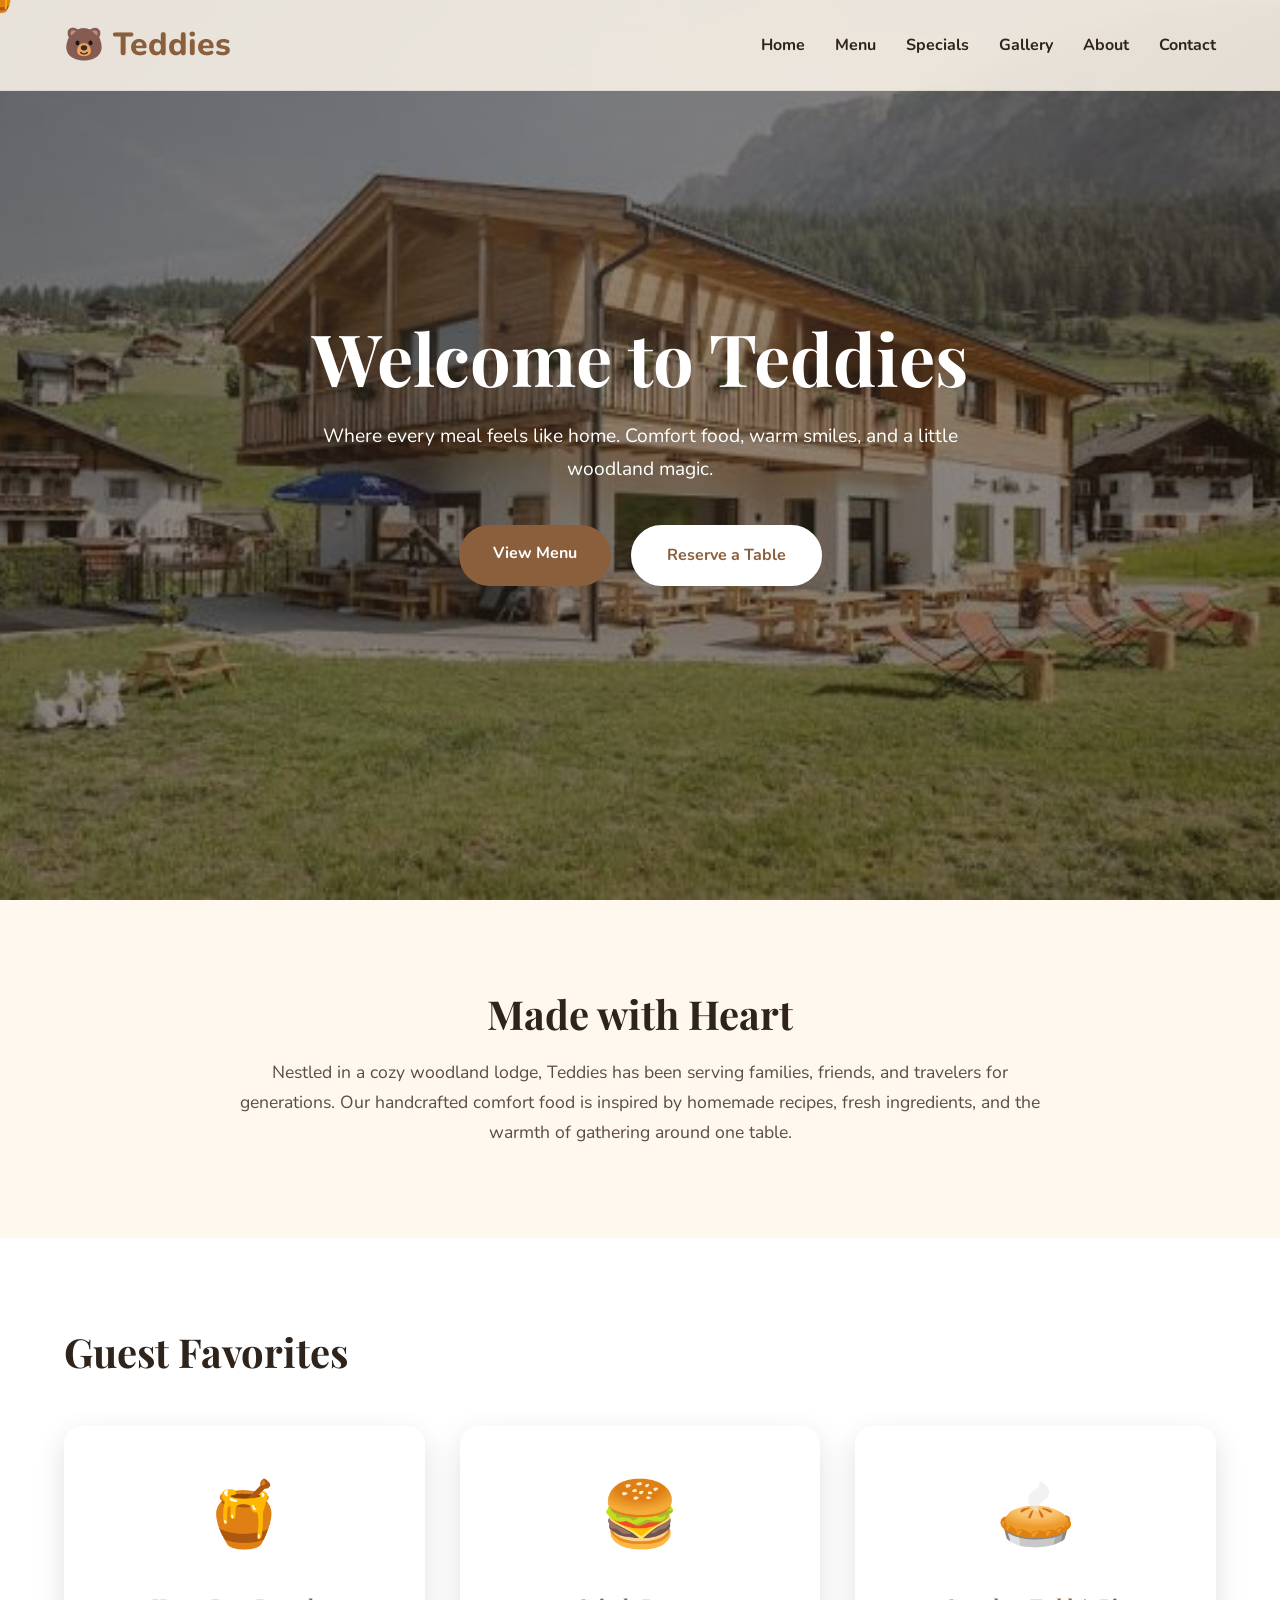
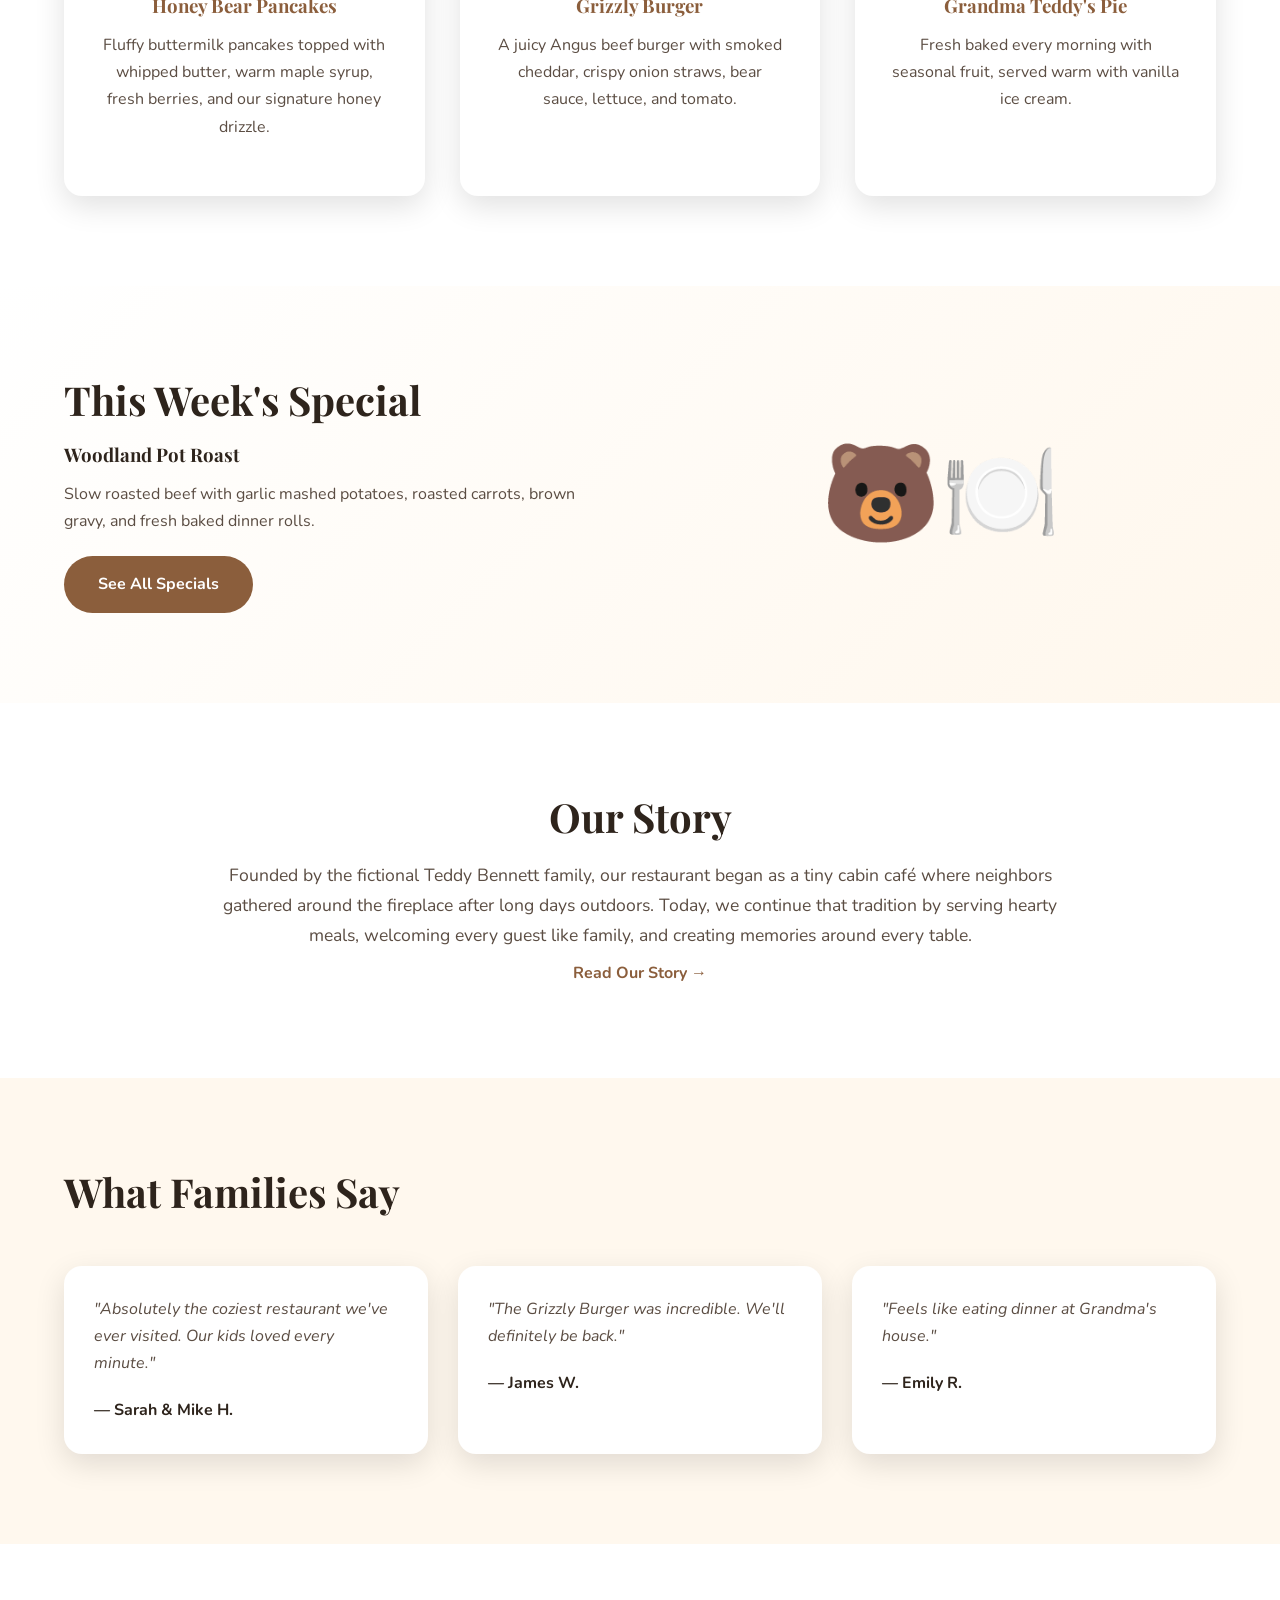
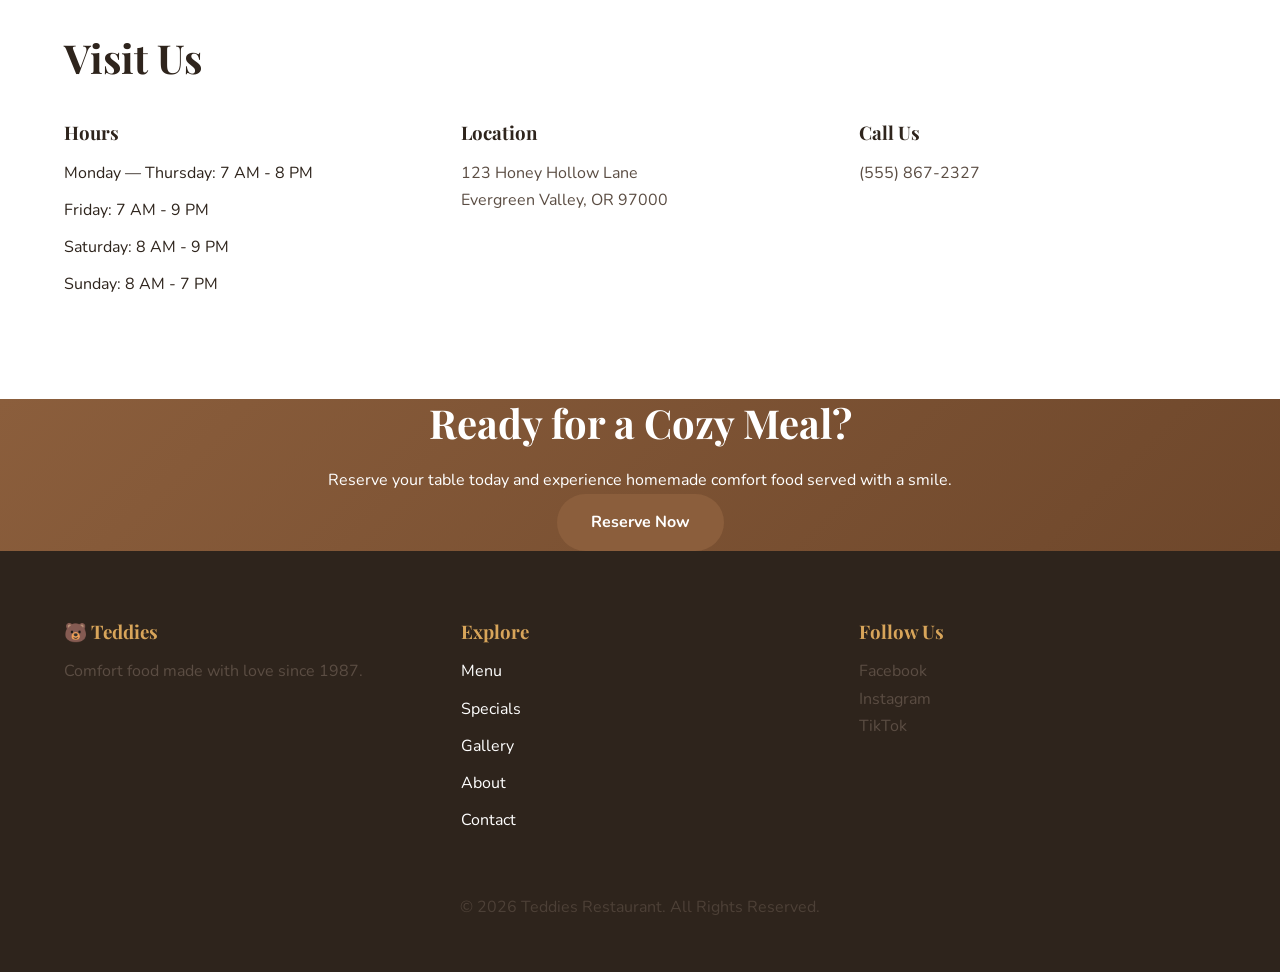
<file: index.html>
<!DOCTYPE html>
<html lang="en">
<head>
    <meta name="robots" content="index, follow">
    <meta name="author" content="Teddies Restaurant">
    <meta property="og:title" content="Teddies Restaurant">
    <meta property="og:description" content="Cozy woodland family restaurant serving homemade comfort food.">
    <meta property="og:type" content="website">
    <meta name="theme-color" content="#8B5E3C">
    
    <meta charset="UTF-8">
    <meta name="viewport" content="width=device-width, initial-scale=1.0">

    <title>Teddies | Cozy Family Restaurant</title>

    <meta name="description" content="Welcome to Teddies - A cozy bear-themed family restaurant serving homemade comfort food in a warm woodland lodge atmosphere.">

    <meta name="keywords" content="restaurant, family restaurant, comfort food, burgers, breakfast, bear restaurant">

    <link rel="stylesheet" href="css/style.css">

    <link rel="preconnect" href="https://fonts.googleapis.com">
    <link rel="preconnect" href="https://fonts.gstatic.com" crossorigin>

    <link href="https://fonts.googleapis.com/css2?family=Nunito:wght@300;400;600;700;800&family=Playfair+Display:wght@600;700&display=swap" rel="stylesheet">

</head>

<body>

<a class="skip-link" href="#main-content">Skip to Content</a>

<header>

<nav class="navbar">

<div class="container">

<a href="index.html" class="logo">
🐻 Teddies
</a>

<ul class="nav-links">

<li><a href="index.html">Home</a></li>
<li><a href="menu.html">Menu</a></li>
<li><a href="specials.html">Specials</a></li>
<li><a href="gallery.html">Gallery</a></li>
<li><a href="about.html">About</a></li>
<li><a href="contact.html">Contact</a></li>

</ul>

<button class="mobile-menu-btn" aria-label="Toggle Navigation">
☰
</button>

</div>

</nav>

<section class="hero">

<div class="hero-overlay"></div>

<div class="hero-content">

<h1>Welcome to Teddies</h1>

<p>
Where every meal feels like home.
Comfort food, warm smiles, and a little woodland magic.
</p>

<div class="hero-buttons">

<a href="menu.html" class="btn btn-primary">
View Menu
</a>

<a href="contact.html" class="btn btn-secondary">
Reserve a Table
</a>

</div>

</div>

</section>

</header>

<main id="main-content">

<section class="intro section">

<div class="container">

<h2>Made with Heart</h2>

<p>

Nestled in a cozy woodland lodge, Teddies has been serving families,
friends, and travelers for generations.
Our handcrafted comfort food is inspired by homemade recipes,
fresh ingredients, and the warmth of gathering around one table.

</p>

</div>

</section>

<section class="featured section">

<div class="container">

<h2>Guest Favorites</h2>

<div class="card-grid">

<article class="card">

<div class="card-image">
🍯
</div>

<h3>Honey Bear Pancakes</h3>

<p>

Fluffy buttermilk pancakes topped with whipped butter,
warm maple syrup, fresh berries,
and our signature honey drizzle.

</p>

</article>

<article class="card">

<div class="card-image">
🍔
</div>

<h3>Grizzly Burger</h3>

<p>

A juicy Angus beef burger with smoked cheddar,
crispy onion straws,
bear sauce,
lettuce,
and tomato.

</p>

</article>

<article class="card">

<div class="card-image">
🥧
</div>

<h3>Grandma Teddy's Pie</h3>

<p>

Fresh baked every morning with seasonal fruit,
served warm with vanilla ice cream.

</p>

</article>

</div>

</div>

</section>

<section class="special-preview section">

<div class="container">

<div class="split">

<div>

<h2>This Week's Special</h2>

<h3>Woodland Pot Roast</h3>

<p>

Slow roasted beef with garlic mashed potatoes,
roasted carrots,
brown gravy,
and fresh baked dinner rolls.

</p>

<a href="specials.html" class="btn btn-primary">

See All Specials

</a>

</div>

<div class="special-image">

🐻🍽️

</div>

</div>

</div>

</section>

<section class="story section">

<div class="container">

<h2>Our Story</h2>

<p>

Founded by the fictional Teddy Bennett family,
our restaurant began as a tiny cabin café
where neighbors gathered around the fireplace after long days outdoors.

Today,
we continue that tradition by serving hearty meals,
welcoming every guest like family,
and creating memories around every table.

</p>

<a href="about.html" class="text-link">

Read Our Story →

</a>

</div>

</section>

<section class="testimonials section">

<div class="container">

<h2>What Families Say</h2>

<div class="testimonial-grid">

<article class="testimonial">

<p>

"Absolutely the coziest restaurant we've ever visited.
Our kids loved every minute."

</p>

<strong>

— Sarah & Mike H.

</strong>

</article>

<article class="testimonial">

<p>

"The Grizzly Burger was incredible.
We'll definitely be back."

</p>

<strong>

— James W.

</strong>

</article>

<article class="testimonial">

<p>

"Feels like eating dinner at Grandma's house."

</p>

<strong>

— Emily R.

</strong>

</article>

</div>

</div>

</section>

<section class="hours section">

<div class="container">

<h2>Visit Us</h2>

<div class="hours-grid">

<div>

<h3>Hours</h3>

<ul>

<li>Monday — Thursday: 7 AM - 8 PM</li>

<li>Friday: 7 AM - 9 PM</li>

<li>Saturday: 8 AM - 9 PM</li>

<li>Sunday: 8 AM - 7 PM</li>

</ul>

</div>

<div>

<h3>Location</h3>

<p>

123 Honey Hollow Lane<br>

Evergreen Valley, OR 97000

</p>

</div>

<div>

<h3>Call Us</h3>

<p>

(555) 867-2327

</p>

</div>

</div>

</div>

</section>

<section class="cta">

<div class="container">

<h2>Ready for a Cozy Meal?</h2>

<p>

Reserve your table today and experience homemade comfort food
served with a smile.

</p>

<a href="contact.html" class="btn btn-primary">

Reserve Now

</a>

</div>

</section>

</main>

<footer>

<div class="container footer-grid">

<div>

<h3>🐻 Teddies</h3>

<p>

Comfort food made with love since 1987.

</p>

</div>

<div>

<h3>Explore</h3>

<ul>

<li><a href="menu.html">Menu</a></li>

<li><a href="specials.html">Specials</a></li>

<li><a href="gallery.html">Gallery</a></li>

<li><a href="about.html">About</a></li>

<li><a href="contact.html">Contact</a></li>

</ul>

</div>

<div>

<h3>Follow Us</h3>

<p>

Facebook<br>
Instagram<br>
TikTok

</p>

</div>

</div>

<div class="copyright">

<p>

© 2026 Teddies Restaurant. All Rights Reserved.

</p>

</div>

</footer>

<script src="js/script.js"></script>
    
<div class="custom-cursor">🍯</div>
</body>
</html>
</file>
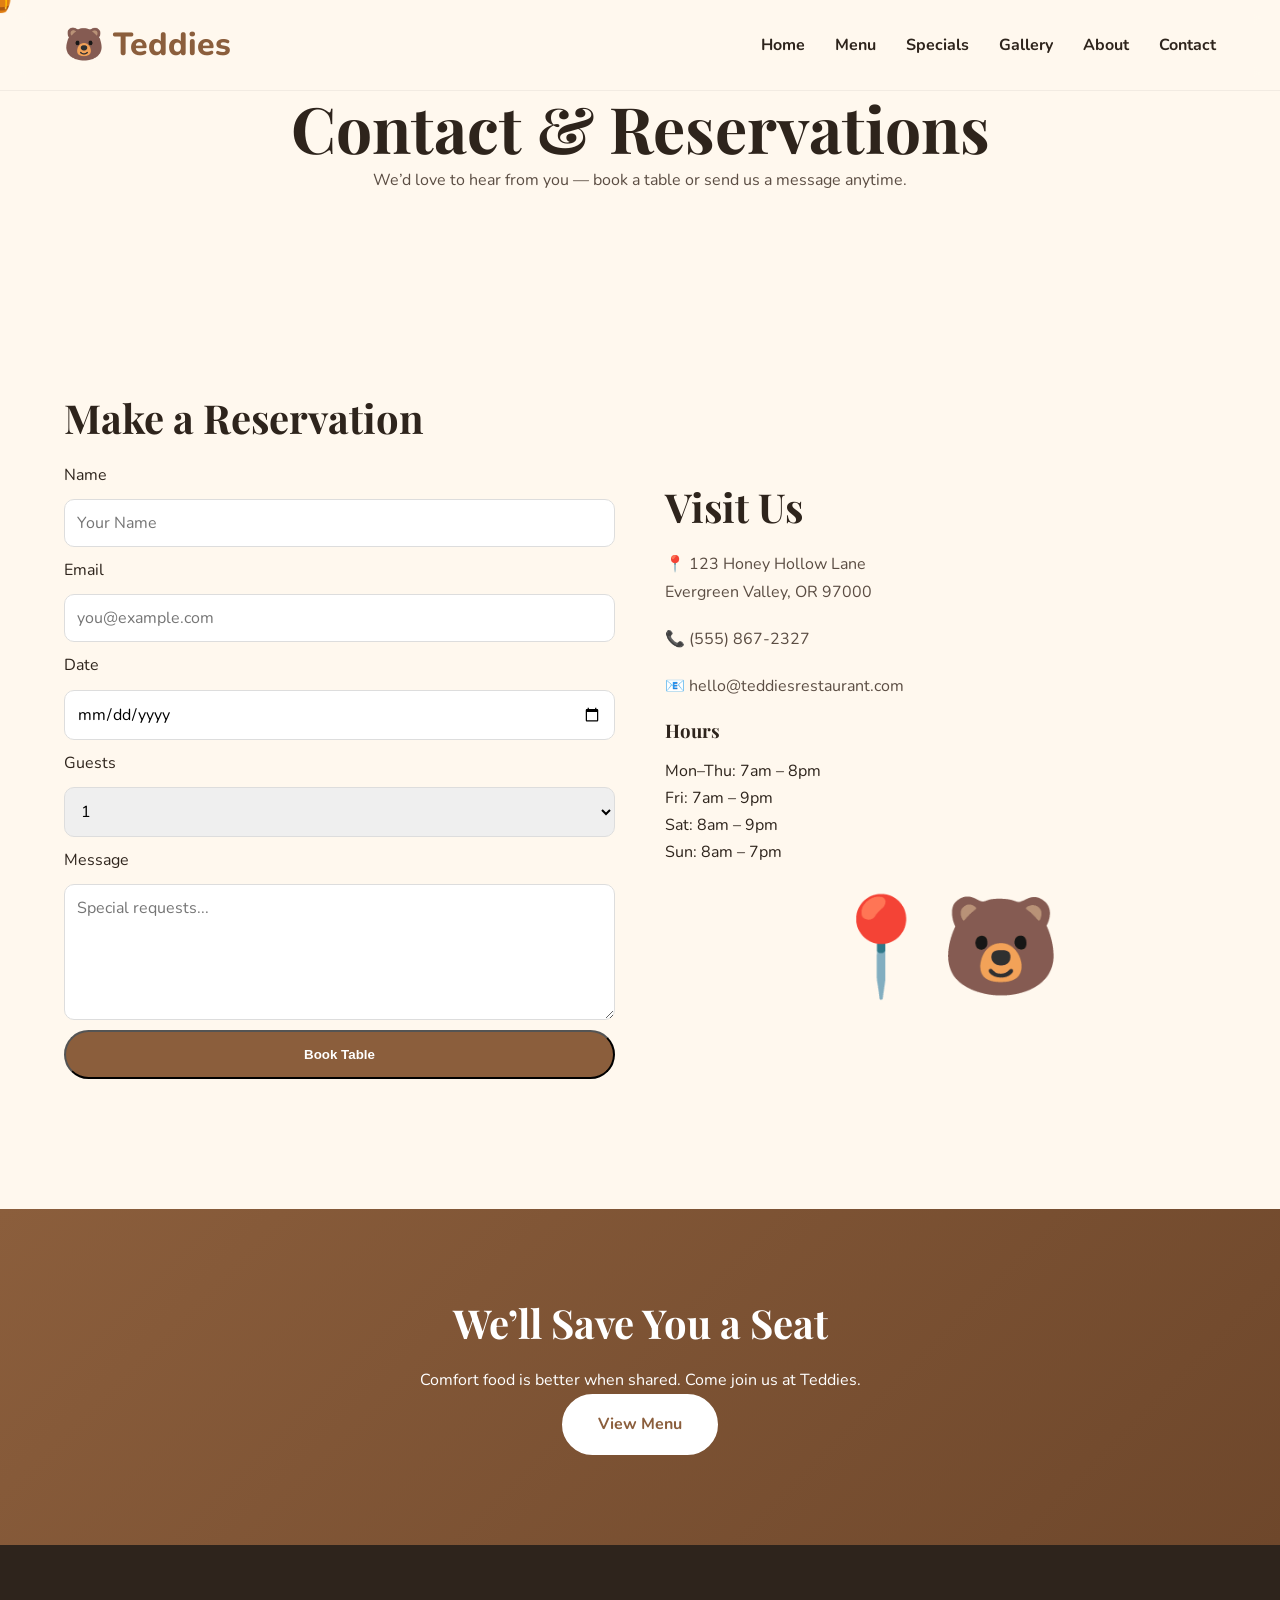
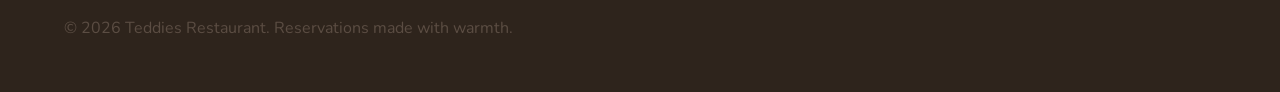
<file: contact.html>
<!DOCTYPE html>
<html lang="en">
<head>
    <meta name="robots" content="index, follow">
    <meta name="author" content="Teddies Restaurant">
    <meta property="og:title" content="Teddies Restaurant">
    <meta property="og:description" content="Cozy woodland family restaurant serving homemade comfort food.">
    <meta property="og:type" content="website">
    <meta name="theme-color" content="#8B5E3C">
    
    <meta charset="UTF-8">
    <meta name="viewport" content="width=device-width, initial-scale=1.0">

    <title>Contact Teddies | Reservations & Inquiries</title>

    <meta name="description" content="Contact Teddies Restaurant to make reservations, ask questions, or plan your visit to our cozy woodland lodge.">

    <link rel="stylesheet" href="css/style.css">

    <link href="https://fonts.googleapis.com/css2?family=Nunito:wght@300;400;600;700;800&family=Playfair+Display:wght@600;700&display=swap" rel="stylesheet">
</head>

<body>

<header>

<nav class="navbar">

<div class="container">

<a href="index.html" class="logo">🐻 Teddies</a>

<ul class="nav-links">

<li><a href="index.html">Home</a></li>
<li><a href="menu.html">Menu</a></li>
<li><a href="specials.html">Specials</a></li>
<li><a href="gallery.html">Gallery</a></li>
<li><a href="about.html">About</a></li>
<li><a href="contact.html">Contact</a></li>

</ul>

<button class="mobile-menu-btn" aria-label="Toggle navigation" aria-expanded="false">
☰
</button>
    
</div>

</nav>

</header>

<main>

<!-- HERO -->
<section class="section" style="text-align:center;">

<div class="container">

<h1>Contact & Reservations</h1>

<p>
We’d love to hear from you — book a table or send us a message anytime.
</p>

</div>

</section>

<!-- CONTACT LAYOUT -->
<section class="section">

<div class="container">

<div class="split">

<!-- FORM -->
<div>

<h2>Make a Reservation</h2>

<form name="reservation" method="POST" data-netlify="true" action="/success.html">
    
    <input type="hidden" name="form-name" value="reservation">

    <label for="name">Name</label>
    <input type="text" id="name" name="name" placeholder="Your Name" required>

    <label for="email">Email</label>
    <input type="email" id="email" name="email" placeholder="you@example.com" required>

    <label for="date">Date</label>
    <input type="date" id="date" name="date" required>

    <label for="guests">Guests</label>
    <select id="guests" name="guests">
        <option value="1">1</option>
        <option value="2">2</option>
        <option value="3">3</option>
        <option value="4">4</option>
        <option value="5+">5+</option>
    </select>

    <label for="message">Message</label>
    <textarea id="message" name="message" rows="5" placeholder="Special requests..."></textarea>

    <button type="submit" class="btn btn-primary">Book Table</button>

    <p id="formMessage"></p>

</form>
    
</div>

<!-- INFO -->
<div>

<h2>Visit Us</h2>

<p>
📍 123 Honey Hollow Lane<br>
Evergreen Valley, OR 97000
</p>

<p>
📞 (555) 867-2327
</p>

<p>
📧 hello@teddiesrestaurant.com
</p>

<h3>Hours</h3>

<ul>
<li>Mon–Thu: 7am – 8pm</li>
<li>Fri: 7am – 9pm</li>
<li>Sat: 8am – 9pm</li>
<li>Sun: 8am – 7pm</li>
</ul>

<div class="special-image">
📍🐻
</div>

</div>

</div>

</div>

</section>

<!-- CTA -->
<section class="section cta">

<div class="container">

<h2>We’ll Save You a Seat</h2>

<p>
Comfort food is better when shared. Come join us at Teddies.
</p>

<a href="menu.html" class="btn btn-secondary">View Menu</a>

</div>

</section>

</main>

<footer>

<div class="container">

<p>© 2026 Teddies Restaurant. Reservations made with warmth.</p>

</div>

</footer>

<script src="js/script.js"></script>
<div class="custom-cursor">🍯</div>

</body>
</html>
</file>
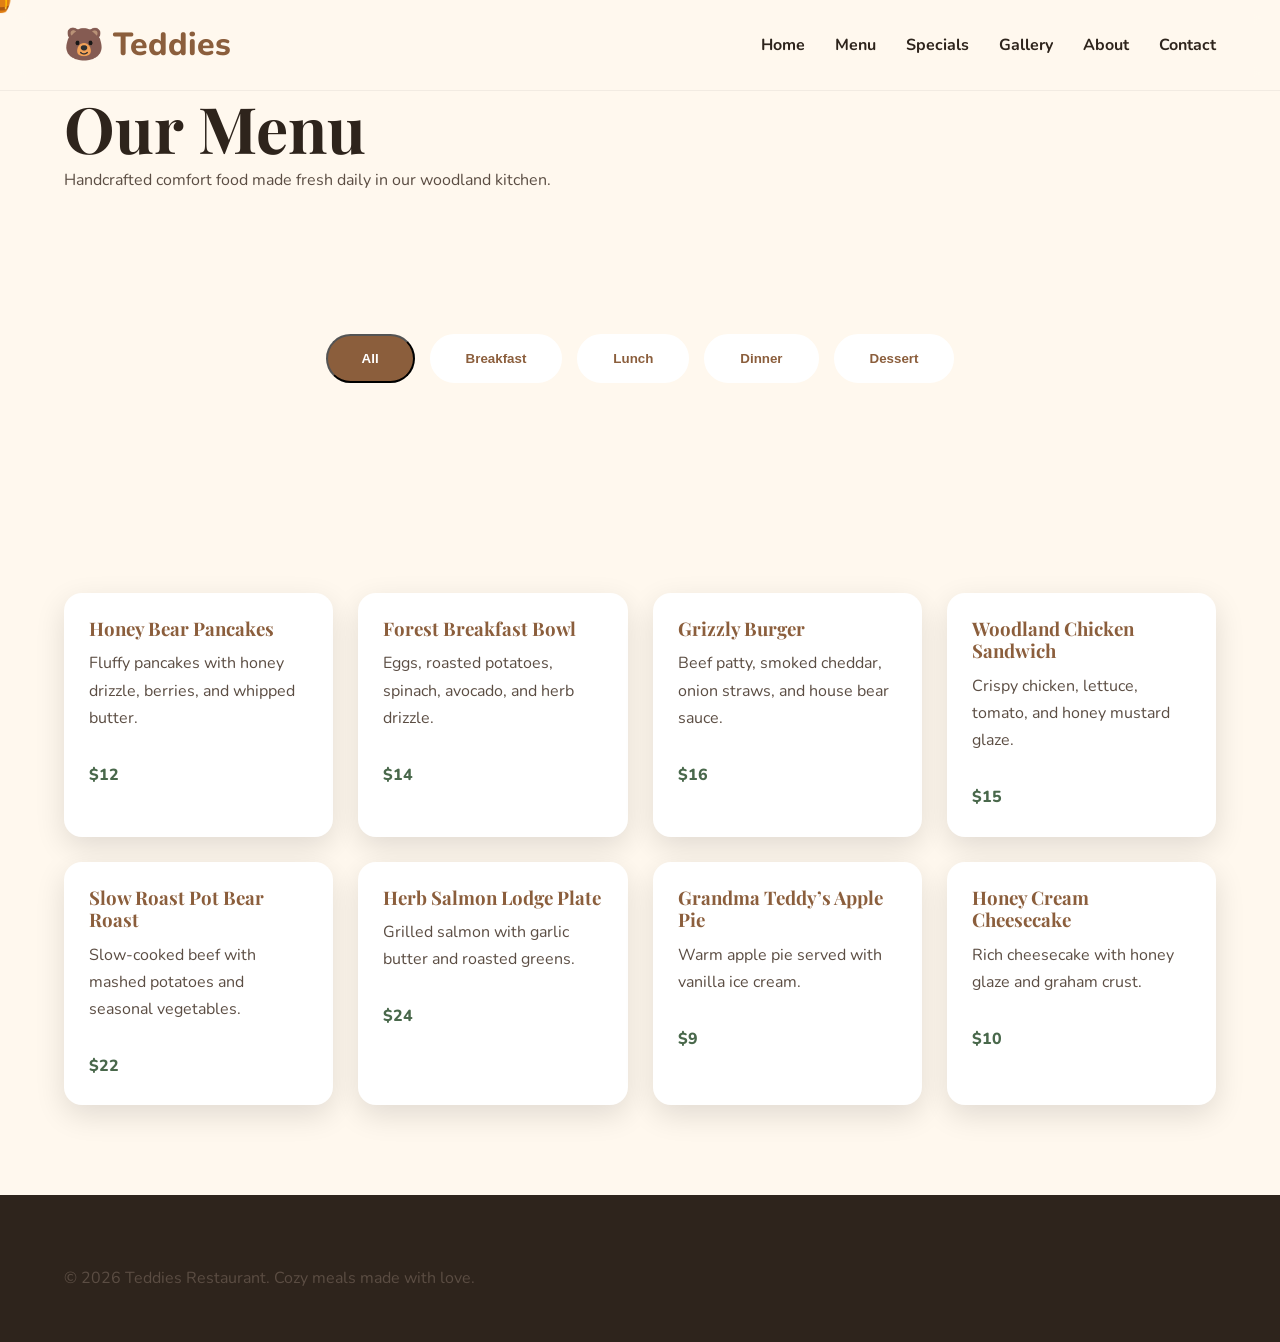
<file: menu.html>
<!DOCTYPE html>
<html lang="en">
<head>
    <meta name="robots" content="index, follow">
    <meta name="author" content="Teddies Restaurant">
    <meta property="og:title" content="Teddies Restaurant">
    <meta property="og:description" content="Cozy woodland family restaurant serving homemade comfort food.">
    <meta property="og:type" content="website">
    <meta name="theme-color" content="#8B5E3C">
    
    <meta charset="UTF-8">
    <meta name="viewport" content="width=device-width, initial-scale=1.0">

    <title>Teddies Menu | Cozy Family Restaurant</title>

    <meta name="description" content="Explore the Teddies menu - comforting homemade meals, desserts, and drinks served in a cozy woodland lodge atmosphere.">

    <link rel="stylesheet" href="css/style.css">

    <link href="https://fonts.googleapis.com/css2?family=Nunito:wght@300;400;600;700;800&family=Playfair+Display:wght@600;700&display=swap" rel="stylesheet">
</head>

<body>

<header>

<nav class="navbar">

<div class="container">

<a href="index.html" class="logo">🐻 Teddies</a>

<ul class="nav-links">

<li><a href="index.html">Home</a></li>
<li><a href="menu.html">Menu</a></li>
<li><a href="specials.html">Specials</a></li>
<li><a href="gallery.html">Gallery</a></li>
<li><a href="about.html">About</a></li>
<li><a href="contact.html">Contact</a></li>

</ul>

<button class="mobile-menu-btn" aria-label="Toggle navigation" aria-expanded="false">
☰
</button>
    
</div>

</nav>

</header>

<main>

<section class="section">

<div class="container">

<h1>Our Menu</h1>

<p>
Handcrafted comfort food made fresh daily in our woodland kitchen.
</p>

</div>

</section>

<!-- FILTER BUTTONS -->

<section class="section" style="padding-top:0;">

<div class="container">

<div class="menu-filters">

<button class="btn btn-primary filter-btn" data-filter="all">All</button>
<button class="btn btn-secondary filter-btn" data-filter="breakfast">Breakfast</button>
<button class="btn btn-secondary filter-btn" data-filter="lunch">Lunch</button>
<button class="btn btn-secondary filter-btn" data-filter="dinner">Dinner</button>
<button class="btn btn-secondary filter-btn" data-filter="dessert">Dessert</button>

</div>

</div>

</section>

<!-- MENU ITEMS -->

<section class="section">

<div class="container">

<div class="menu-grid">

<!-- ITEM -->
<div class="menu-item" data-category="breakfast">

<h3>Honey Bear Pancakes</h3>

<p>Fluffy pancakes with honey drizzle, berries, and whipped butter.</p>

<span>$12</span>

</div>

<div class="menu-item" data-category="breakfast">

<h3>Forest Breakfast Bowl</h3>

<p>Eggs, roasted potatoes, spinach, avocado, and herb drizzle.</p>

<span>$14</span>

</div>

<div class="menu-item" data-category="lunch">

<h3>Grizzly Burger</h3>

<p>Beef patty, smoked cheddar, onion straws, and house bear sauce.</p>

<span>$16</span>

</div>

<div class="menu-item" data-category="lunch">

<h3>Woodland Chicken Sandwich</h3>

<p>Crispy chicken, lettuce, tomato, and honey mustard glaze.</p>

<span>$15</span>

</div>

<div class="menu-item" data-category="dinner">

<h3>Slow Roast Pot Bear Roast</h3>

<p>Slow-cooked beef with mashed potatoes and seasonal vegetables.</p>

<span>$22</span>

</div>

<div class="menu-item" data-category="dinner">

<h3>Herb Salmon Lodge Plate</h3>

<p>Grilled salmon with garlic butter and roasted greens.</p>

<span>$24</span>

</div>

<div class="menu-item" data-category="dessert">

<h3>Grandma Teddy’s Apple Pie</h3>

<p>Warm apple pie served with vanilla ice cream.</p>

<span>$9</span>

</div>

<div class="menu-item" data-category="dessert">

<h3>Honey Cream Cheesecake</h3>

<p>Rich cheesecake with honey glaze and graham crust.</p>

<span>$10</span>

</div>

</div>

</div>

</section>

</main>

<footer>

<div class="container">

<p>© 2026 Teddies Restaurant. Cozy meals made with love.</p>

</div>

</footer>

<script src="js/script.js"></script>
<div class="custom-cursor">🍯</div>

</body>
</html>
</file>
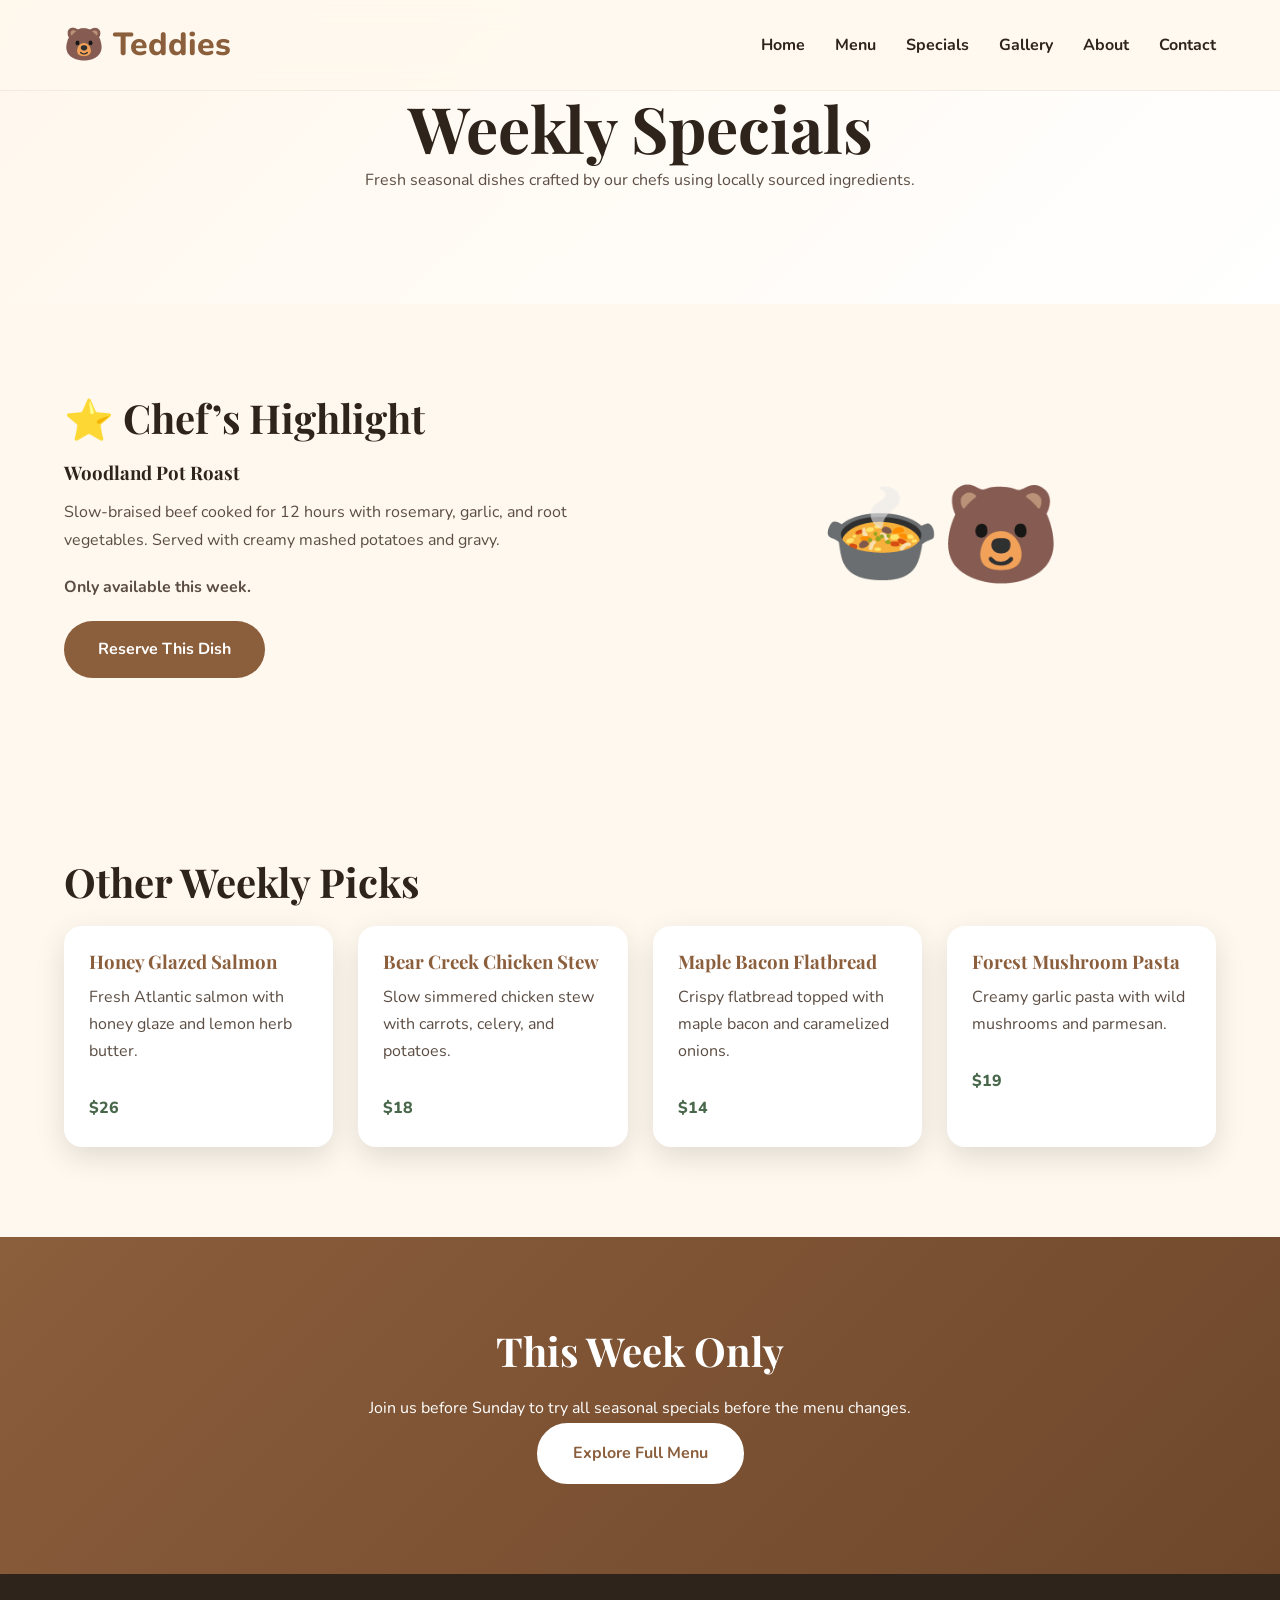
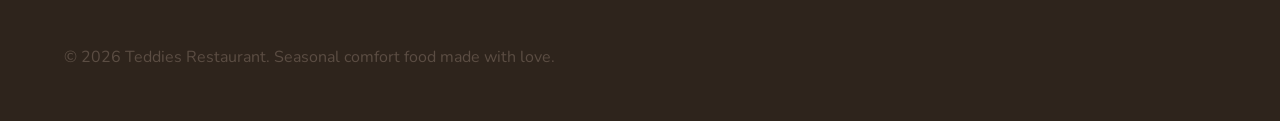
<file: specials.html>
<!DOCTYPE html>
<html lang="en">
<head>
    <meta charset="UTF-8">
    <meta name="viewport" content="width=device-width, initial-scale=1.0">

    <title>Teddies Specials | Seasonal & Chef's Picks</title>

    <meta name="description" content="Discover weekly specials at Teddies - seasonal comfort food and chef-selected dishes served fresh in our cozy woodland restaurant.">

    <link rel="stylesheet" href="css/style.css">

    <link href="https://fonts.googleapis.com/css2?family=Nunito:wght@300;400;600;700;800&family=Playfair+Display:wght@600;700&display=swap" rel="stylesheet">
</head>

<body>

<header>

<nav class="navbar">

<div class="container">

<a href="index.html" class="logo">🐻 Teddies</a>

<ul class="nav-links">

<li><a href="index.html">Home</a></li>
<li><a href="menu.html">Menu</a></li>
<li><a href="specials.html">Specials</a></li>
<li><a href="gallery.html">Gallery</a></li>
<li><a href="about.html">About</a></li>
<li><a href="contact.html">Contact</a></li>

</ul>

<button class="mobile-menu-btn">☰</button>

</div>

</nav>

</header>

<main>

<!-- HERO SECTION -->
<section class="section" style="background:linear-gradient(135deg,#fff7ec,#fff); text-align:center;">

<div class="container">

<h1>Weekly Specials</h1>

<p>
Fresh seasonal dishes crafted by our chefs using locally sourced ingredients.
</p>

</div>

</section>

<!-- FEATURED SPECIAL -->

<section class="section">

<div class="container">

<div class="split">

<div>

<h2>⭐ Chef’s Highlight</h2>

<h3>Woodland Pot Roast</h3>

<p>
Slow-braised beef cooked for 12 hours with rosemary, garlic,
and root vegetables. Served with creamy mashed potatoes and gravy.
</p>

<p><strong>Only available this week.</strong></p>

<a href="contact.html" class="btn btn-primary">Reserve This Dish</a>

</div>

<div class="special-image">
🍲🐻
</div>

</div>

</div>

</section>

<!-- SPECIALS GRID -->

<section class="section">

<div class="container">

<h2>Other Weekly Picks</h2>

<div class="menu-grid">

<div class="menu-item">
<h3>Honey Glazed Salmon</h3>
<p>Fresh Atlantic salmon with honey glaze and lemon herb butter.</p>
<span>$26</span>
</div>

<div class="menu-item">
<h3>Bear Creek Chicken Stew</h3>
<p>Slow simmered chicken stew with carrots, celery, and potatoes.</p>
<span>$18</span>
</div>

<div class="menu-item">
<h3>Maple Bacon Flatbread</h3>
<p>Crispy flatbread topped with maple bacon and caramelized onions.</p>
<span>$14</span>
</div>

<div class="menu-item">
<h3>Forest Mushroom Pasta</h3>
<p>Creamy garlic pasta with wild mushrooms and parmesan.</p>
<span>$19</span>
</div>

</div>

</div>

</section>

<!-- ROTATING PROMO BANNER -->

<section class="section cta">

<div class="container">

<h2>This Week Only</h2>

<p>
Join us before Sunday to try all seasonal specials before the menu changes.
</p>

<a href="menu.html" class="btn btn-secondary">Explore Full Menu</a>

</div>

</section>

</main>

<footer>

<div class="container">

<p>© 2026 Teddies Restaurant. Seasonal comfort food made with love.</p>

</div>

</footer>

<script src="js/script.js"></script>

</body>
</html>
</file>
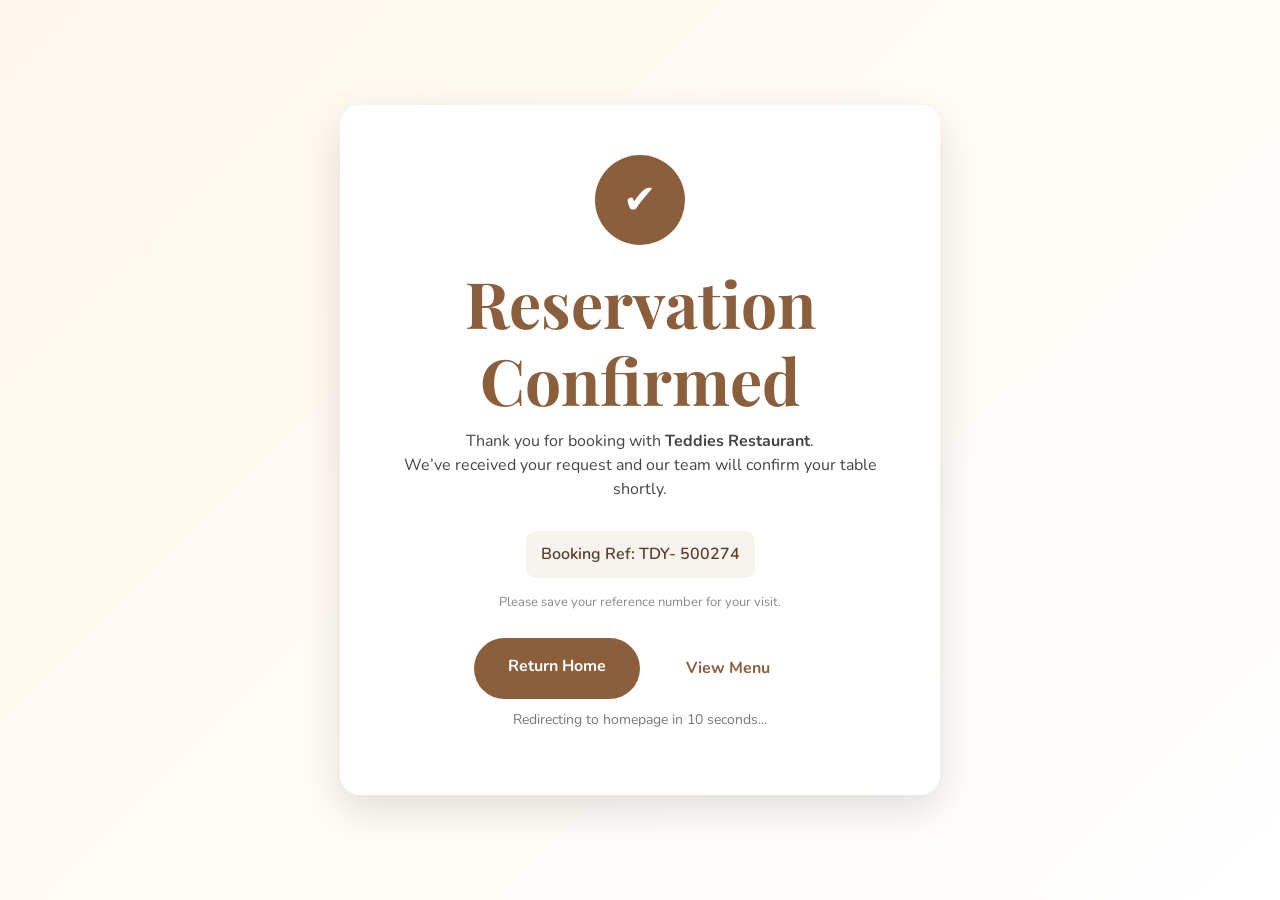
<file: success.html>
<!DOCTYPE html>
<html lang="en">
<head>
    <meta charset="UTF-8">
    <meta name="viewport" content="width=device-width, initial-scale=1.0">

    <title>Reservation Confirmed | Teddies Restaurant</title>

    <meta name="description" content="Your reservation has been successfully received by Teddies Restaurant.">

    <link rel="stylesheet" href="css/style.css">

    <link href="https://fonts.googleapis.com/css2?family=Nunito:wght@300;600;700;800&family=Playfair+Display:wght@600;700&display=swap" rel="stylesheet">

    <style>
        body{
            margin:0;
            font-family:'Nunito', sans-serif;
            background:linear-gradient(135deg,#fff7ec,#ffffff);
            display:flex;
            justify-content:center;
            align-items:center;
            min-height:100vh;
            text-align:center;
            padding:20px;
        }

        .success-box{
            background:white;
            padding:50px 40px;
            border-radius:20px;
            box-shadow:0 15px 40px rgba(0,0,0,0.12);
            max-width:600px;
            width:100%;
            animation:fadeIn 0.8s ease;
        }

        @keyframes fadeIn{
            from{opacity:0; transform:translateY(20px);}
            to{opacity:1; transform:translateY(0);}
        }

        .checkmark{
            width:90px;
            height:90px;
            border-radius:50%;
            display:flex;
            justify-content:center;
            align-items:center;
            margin:0 auto 20px;
            background:#8B5E3C;
            color:white;
            font-size:40px;
            animation:pop 0.6s ease;
        }

        @keyframes pop{
            0%{transform:scale(0);}
            80%{transform:scale(1.2);}
            100%{transform:scale(1);}
        }

        h1{
            font-family:'Playfair Display', serif;
            color:#8B5E3C;
            margin-bottom:10px;
        }

        p{
            color:#444;
            margin-bottom:15px;
            line-height:1.5;
        }

        .ref{
            background:#f7f3ee;
            padding:10px 15px;
            border-radius:10px;
            display:inline-block;
            margin:15px 0;
            font-weight:600;
            color:#5a3d2b;
        }

        .countdown{
            font-size:14px;
            color:#777;
            margin-top:10px;
        }

        .btn-group{
            margin-top:25px;
            display:flex;
            gap:10px;
            justify-content:center;
            flex-wrap:wrap;
        }

        .small{
            font-size:13px;
            color:#888;
        }
    </style>
</head>

<body>

<div class="success-box">

    <div class="checkmark">✔</div>

    <h1>Reservation Confirmed</h1>

    <p>
        Thank you for booking with <strong>Teddies Restaurant</strong>.<br>
        We’ve received your request and our team will confirm your table shortly.
    </p>

    <!-- Fake but realistic booking reference -->
    <div class="ref">
        Booking Ref: TDY-
        <span id="ref"></span>
    </div>

    <p class="small">
        Please save your reference number for your visit.
    </p>

    <div class="btn-group">
        <a href="index.html" class="btn btn-primary">Return Home</a>
        <a href="menu.html" class="btn btn-secondary">View Menu</a>
    </div>

    <p class="countdown">
        Redirecting to homepage in <span id="timer">10</span> seconds...
    </p>

</div>

<script>
    // Generate fake booking reference
    const ref = Math.floor(100000 + Math.random() * 900000);
    document.getElementById("ref").textContent = ref;

    // Countdown redirect
    let time = 10;
    const timer = document.getElementById("timer");

    const interval = setInterval(() => {
        time--;
        timer.textContent = time;

        if (time <= 0) {
            clearInterval(interval);
            window.location.href = "index.html";
        }
    }, 1000);
</script>

</body>
</html>
</file>
<file: css/style.css>
/* ==========================================================
   TEDDIES RESTAURANT
   Main Stylesheet
   Part 1
========================================================== */

/* ---------- CSS VARIABLES ---------- */

:root{

    --primary:#8B5E3C;
    --primary-dark:#6E472B;
    --accent:#D8A55A;
    --cream:#FFF8EE;
    --light:#FCFCFC;
    --dark:#2E241C;
    --forest:#49684B;

    --shadow:0 10px 30px rgba(0,0,0,.12);
    --radius:18px;

    --transition:.3s ease;

    --max-width:1200px;

}

/* ---------- RESET ---------- */

*{
    margin:0;
    padding:0;
    box-sizing:border-box;
}

html{
    scroll-behavior:smooth;
}

body{

    font-family:"Nunito",sans-serif;

    color:var(--dark);

    background:var(--cream);

    line-height:1.7;

}

img{
    max-width:100%;
    display:block;
}

a{
    color:inherit;
    text-decoration:none;
}

ul{
    list-style:none;
}

/* ---------- UTILITIES ---------- */

.container{

    width:min(90%,var(--max-width));

    margin:auto;

}

.section{

    padding:90px 0;

}

h1,h2,h3{

    font-family:"Playfair Display",serif;

    line-height:1.2;

}

h1{

    font-size:4rem;

}

h2{

    font-size:2.5rem;

    margin-bottom:20px;

}

h3{

    margin-bottom:15px;

}

p{

    color:#5b4d43;

    margin-bottom:20px;

}

/* ---------- BUTTONS ---------- */

.btn{

display:inline-block;

padding:15px 34px;

border-radius:999px;

font-weight:700;

transition:var(--transition);

cursor:pointer;

}

.btn-primary{

background:var(--primary);

color:white;

}

.btn-primary:hover{

background:var(--primary-dark);

transform:translateY(-3px);

box-shadow:var(--shadow);

}

.btn-secondary{

background:white;

color:var(--primary);

border:2px solid white;

}

.btn-secondary:hover{

background:transparent;

color:white;

}

/* ---------- SKIP LINK ---------- */

.skip-link{

position:absolute;

left:-9999px;

top:0;

background:white;

padding:10px;

}

.skip-link:focus{

left:20px;

top:20px;

z-index:999;

}

/* ==========================================================
   NAVBAR
========================================================== */

.navbar{

position:fixed;

top:0;

width:100%;

z-index:999;

backdrop-filter:blur(12px);

background:rgba(255,248,238,.85);

border-bottom:1px solid rgba(0,0,0,.05);

}

.navbar .container{

display:flex;

justify-content:space-between;

align-items:center;

padding:18px 0;

}

.logo{

font-size:2rem;

font-weight:800;

color:var(--primary);

}

.nav-links{

display:flex;

gap:30px;

align-items:center;

}

.nav-links a{

font-weight:700;

transition:var(--transition);

position:relative;

}

.nav-links a::after{

content:"";

position:absolute;

bottom:-6px;

left:0;

height:2px;

width:0;

background:var(--accent);

transition:.3s;

}

.nav-links a:hover::after{

width:100%;

}

.mobile-menu-btn{

display:none;

font-size:2rem;

border:none;

background:none;

cursor:pointer;

color:var(--primary);

}

/* ==========================================================
   HERO
========================================================== */

.hero{

height:100vh;

display:flex;

justify-content:center;

align-items:center;

position:relative;

overflow:hidden;

background:

linear-gradient(rgba(40,30,20,.55),
rgba(40,30,20,.55)),

url("../images/hero.jpg");

background-size:cover;

background-position:center;

}

.hero-overlay{

position:absolute;

inset:0;

background:

radial-gradient(circle at top,
rgba(255,255,255,.12),
transparent 60%);

}

.hero-content{

position:relative;

z-index:2;

text-align:center;

max-width:750px;

padding:30px;

color:white;

}

.hero-content h1{

margin-bottom:20px;

font-size:4.5rem;

}

.hero-content p{

color:white;

font-size:1.2rem;

margin-bottom:40px;

}

.hero-buttons{

display:flex;

justify-content:center;

gap:20px;

flex-wrap:wrap;

}

/* ==========================================================
   INTRO
========================================================== */

.intro{

text-align:center;

}

.intro p{

max-width:800px;

margin:auto;

font-size:1.1rem;

}

/* ==========================================================
   FEATURED MENU
========================================================== */

.featured{

background:white;

}

.card-grid{

display:grid;

grid-template-columns:

repeat(auto-fit,minmax(280px,1fr));

gap:35px;

margin-top:50px;

}

.card{

background:white;

padding:35px;

border-radius:var(--radius);

box-shadow:var(--shadow);

transition:var(--transition);

text-align:center;

}

.card:hover{

transform:translateY(-10px);

}

.card-image{

font-size:4rem;

margin-bottom:25px;

}

.card h3{

color:var(--primary);

margin-bottom:15px;

}

/* ==========================================================
   SPECIAL PREVIEW SECTION
========================================================== */

.special-preview{
    background:linear-gradient(135deg,#fff, #fff7ec);
}

.split{
    display:grid;
    grid-template-columns:1fr 1fr;
    gap:50px;
    align-items:center;
}

.special-image{
    font-size:6rem;
    text-align:center;
}

/* ==========================================================
   STORY SECTION
========================================================== */

.story{
    background:white;
    text-align:center;
}

.story p{
    max-width:850px;
    margin:auto;
    font-size:1.1rem;
}

.text-link{
    color:var(--primary);
    font-weight:700;
    display:inline-block;
    margin-top:10px;
}

.text-link:hover{
    text-decoration:underline;
}

/* ==========================================================
   TESTIMONIALS
========================================================== */

.testimonials{
    background:var(--cream);
}

.testimonial-grid{
    display:grid;
    grid-template-columns:repeat(auto-fit,minmax(260px,1fr));
    gap:30px;
    margin-top:50px;
}

.testimonial{
    background:white;
    padding:30px;
    border-radius:var(--radius);
    box-shadow:var(--shadow);
    transition:var(--transition);
}

.testimonial:hover{
    transform:translateY(-5px);
}

.testimonial p{
    font-style:italic;
}

/* ==========================================================
   HOURS SECTION
========================================================== */

.hours{
    background:white;
}

.hours-grid{
    display:grid;
    grid-template-columns:repeat(auto-fit,minmax(250px,1fr));
    gap:40px;
    margin-top:40px;
}

.hours ul li{
    margin-bottom:10px;
}

/* ==========================================================
   CTA SECTION
========================================================== */

.cta{
    background:linear-gradient(135deg,var(--primary),var(--primary-dark));
    color:white;
    text-align:center;
}

.cta p{
    color:white;
    max-width:700px;
    margin:auto;
}

/* ==========================================================
   FOOTER
========================================================== */

footer{
    background:var(--dark);
    color:white;
    padding:70px 0 30px;
}

.footer-grid{
    display:grid;
    grid-template-columns:repeat(auto-fit,minmax(200px,1fr));
    gap:40px;
}

footer h3{
    color:var(--accent);
    margin-bottom:15px;
}

footer ul li{
    margin-bottom:10px;
}

footer a:hover{
    color:var(--accent);
}

.copyright{
    text-align:center;
    margin-top:50px;
    opacity:.7;
}

/* ==========================================================
   ANIMATIONS
========================================================== */

@keyframes fadeUp{
    from{
        opacity:0;
        transform:translateY(20px);
    }
    to{
        opacity:1;
        transform:translateY(0);
    }
}

.hero-content,
.section{
    animation:fadeUp .8s ease both;
}

/* ==========================================================
   MOBILE RESPONSIVE
========================================================== */

@media (max-width: 900px){

    h1{
        font-size:3rem;
    }

    .hero-content h1{
        font-size:3rem;
    }

    .split{
        grid-template-columns:1fr;
        text-align:center;
    }

    .nav-links{
        display:none;
        position:absolute;
        top:70px;
        right:20px;
        background:white;
        flex-direction:column;
        padding:20px;
        box-shadow:var(--shadow);
        border-radius:12px;
    }

    .nav-links.active{
        display:flex;
    }

    .mobile-menu-btn{
        display:block;
    }
}

/* ==========================================================
   MENU PAGE
========================================================== */

.menu-filters{
    display:flex;
    gap:15px;
    flex-wrap:wrap;
    margin:30px 0;
    justify-content:center;
}

.menu-grid{
    display:grid;
    grid-template-columns:repeat(auto-fit,minmax(260px,1fr));
    gap:25px;
}

.menu-item{
    background:white;
    padding:25px;
    border-radius:var(--radius);
    box-shadow:var(--shadow);
    transition:var(--transition);
}

.menu-item:hover{
    transform:translateY(-5px);
}

.menu-item h3{
    color:var(--primary);
    margin-bottom:10px;
}

.menu-item span{
    display:inline-block;
    margin-top:10px;
    font-weight:800;
    color:var(--forest);
}

/* ==========================================================
   SPECIALS PAGE
========================================================== */

.special-image{
    font-size:6rem;
    text-align:center;
}

.cta{
    text-align:center;
}

/* ==========================================================
   ABOUT PAGE
========================================================== */

.split{
    display:grid;
    grid-template-columns:1fr 1fr;
    gap:50px;
    align-items:center;
}

@media (max-width:900px){
    .split{
        grid-template-columns:1fr;
        text-align:center;
    }
}

/* ==========================================================
   CONTACT PAGE
========================================================== */

form{
    display:flex;
    flex-direction:column;
    gap:10px;
    margin-top:20px;
}

input, textarea, select{
    padding:12px;
    border-radius:10px;
    border:1px solid #ddd;
    font-family:inherit;
    font-size:1rem;
    outline:none;
}

input:focus, textarea:focus, select:focus{
    border-color:var(--primary);
    box-shadow:0 0 0 3px rgba(139,94,60,.15);
}

#formMessage{
    margin-top:10px;
    font-weight:600;
    color:var(--forest);
}

/* ==========================================================
   GALLERY PAGE
========================================================== */

.gallery-grid{
    display:grid;
    grid-template-columns:repeat(auto-fit,minmax(220px,1fr));
    gap:15px;
}

.gallery-item{
    overflow:hidden;
    border-radius:15px;
    cursor:pointer;
    box-shadow:var(--shadow);
    transition:var(--transition);
}

.gallery-item img{
    width:100%;
    height:100%;
    object-fit:cover;
    display:block;
    transition:transform .4s ease;
}

.gallery-item:hover img{
    transform:scale(1.08);
}

/* LIGHTBOX */

.lightbox{
    position:fixed;
    inset:0;
    background:rgba(0,0,0,.85);
    display:none;
    justify-content:center;
    align-items:center;
    z-index:9999;
    padding:20px;
}

.lightbox img{
    max-width:90%;
    max-height:80%;
    border-radius:10px;
}

.navbar.scrolled{
    box-shadow:0 8px 20px rgba(0,0,0,0.1);
    background:rgba(255,248,238,0.95);
}

.reveal{
    opacity:0;
    transform:translateY(20px);
    transition:all .6s ease;
}

.reveal.visible{
    opacity:1;
    transform:translateY(0);
}

.nav-links a.active {
    color: #8B5E3C;
    font-weight: 700;
}


/* =========================
   CUSTOM CURSOR SYSTEM
========================= */

body {
    cursor: none;
}

/* main cursor */
.custom-cursor {
    position: fixed;
    top: 0;
    left: 0;
    font-size: 24px;
    pointer-events: none;
    transform: translate(-50%, -50%);
    z-index: 9999;
    transition: transform 0.08s ease, font-size 0.15s ease;
}

/* hover grow effect */
.cursor-hover {
    font-size: 32px;
    transform: translate(-50%, -50%) scale(1.2);
}

/* hide ALL default cursors globally */
* {
    cursor: none !important;
}

.custom-cursor {
    position: fixed;
    top: 0;
    left: 0;
    font-size: 24px;
    pointer-events: none;
    transform: translate(-50%, -50%);
    z-index: 9999;
    transition: transform 0.08s ease;
}
</file>
